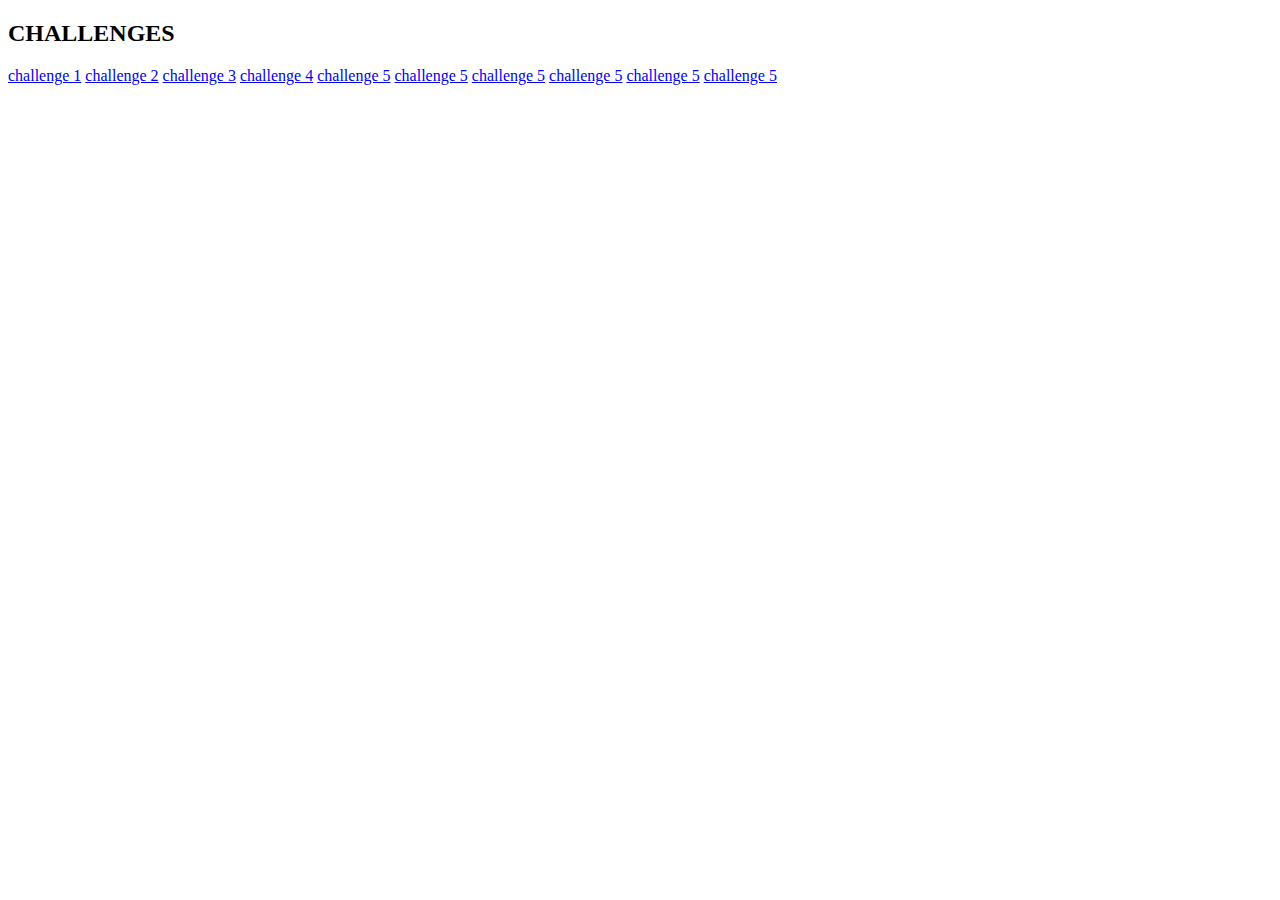
<file: index.html>
<!DOCTYPE html>
<html lang="es">
  <head>
    <meta charset="UTF-8" />
    <meta http-equiv="X-UA-Compatible" content="IE=edge" />
    <meta name="viewport" content="width=device-width, initial-scale=1.0" />
    <title>Document</title>
  </head>
  <body>
    <h2>CHALLENGES</h2>
    <a href="./1/index.html" target="_blank" id="c">challenge 1</a>
    <a href="./2/index.html" target="_blank" id="c">challenge 2</a>
    <a href="./3/index.html" target="_blank" id="c">challenge 3</a>
    <a href="./4/index.html" target="_blank" id="c">challenge 4</a>
    <a href="./5/index.html" target="_blank" id="c">challenge 5</a>
    <a href="./5/index.html" target="_blank" id="c">challenge 5</a>
    <a href="./5/index.html" target="_blank" id="c">challenge 5</a>
    <a href="./5/index.html" target="_blank" id="c">challenge 5</a>
    <a href="./5/index.html" target="_blank" id="c">challenge 5</a>
    <a href="./5/index.html" target="_blank" id="c">challenge 5</a>
  </body>
</html>
</file>
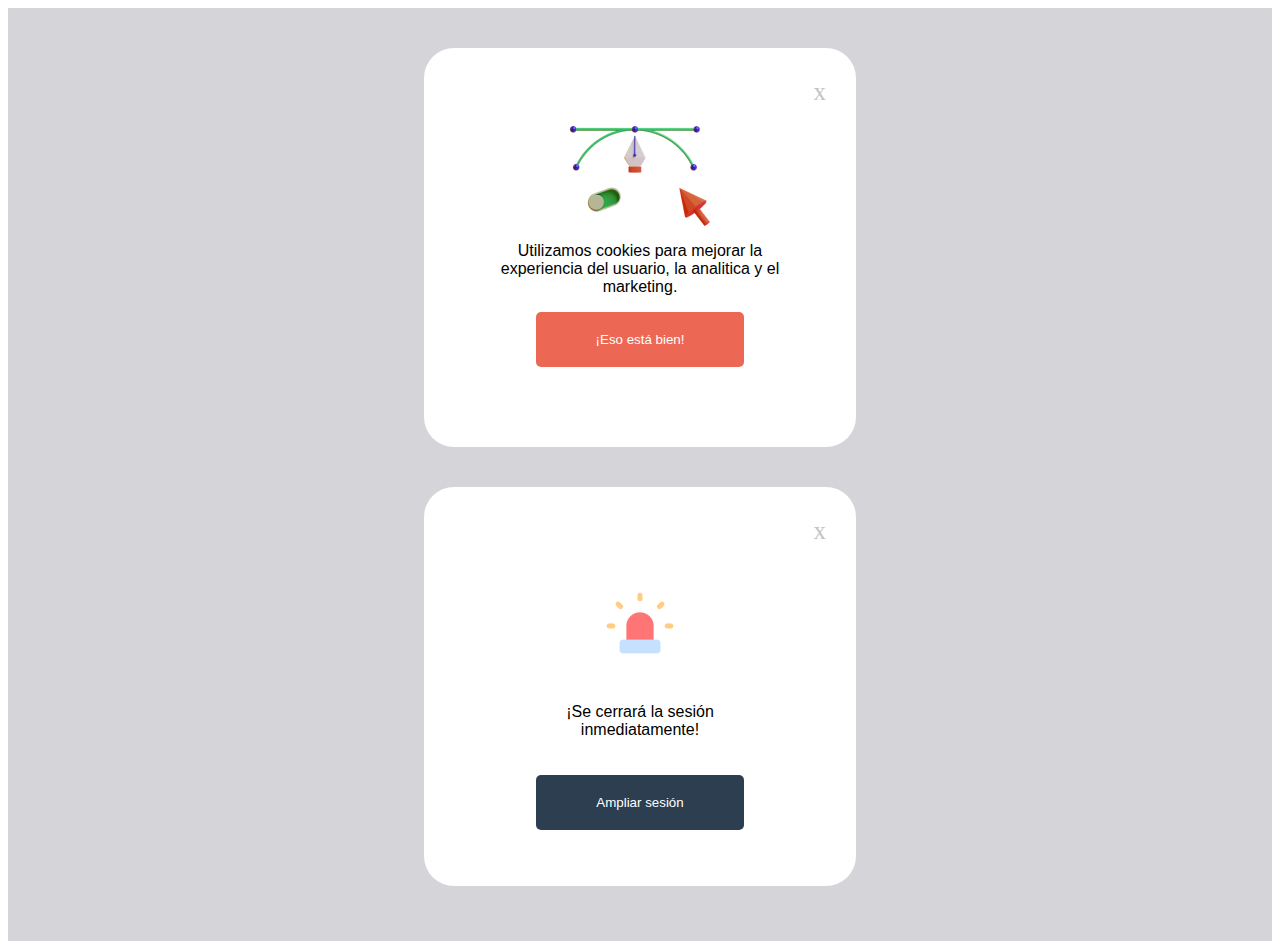
<file: 1/index.html>
<!DOCTYPE html>
<html lang="es">
  <head>
    <meta charset="UTF-8" />
    <link rel="stylesheet" href="./style.css" />
    <meta http-equiv="X-UA-Compatible" content="IE=edge" />
    <meta name="viewport" content="width=device-width, initial-scale=1.0" />
    <title>Challenge 1</title>
  </head>
  <body>
    <div class="contenedor1">
      <div class="contenedor2">
        <botton class="botonesc">x</botton>
        <img class="img1" src="./Saly-27.png"/ alt="imagenconflechas">
        <div class="p">
          <p>
            Utilizamos cookies para mejorar la experiencia del usuario, la
            analitica y el marketing.
          </p>
        </div>
        <button class="botonok">¡Eso está bien!</button>
      </div>

      <div class="contenedor3">
        <botton class="botonesc">x</botton>
        <img class="img1" src="./Frame.png"/ alt="imagenconflechas">
        <div class="p2"><p>¡Se cerrará la sesión inmediatamente!</p></div>
        <button class="botonok2">Ampliar sesión</button>
      </div>
    </div>
  </body>
</html>
</file>
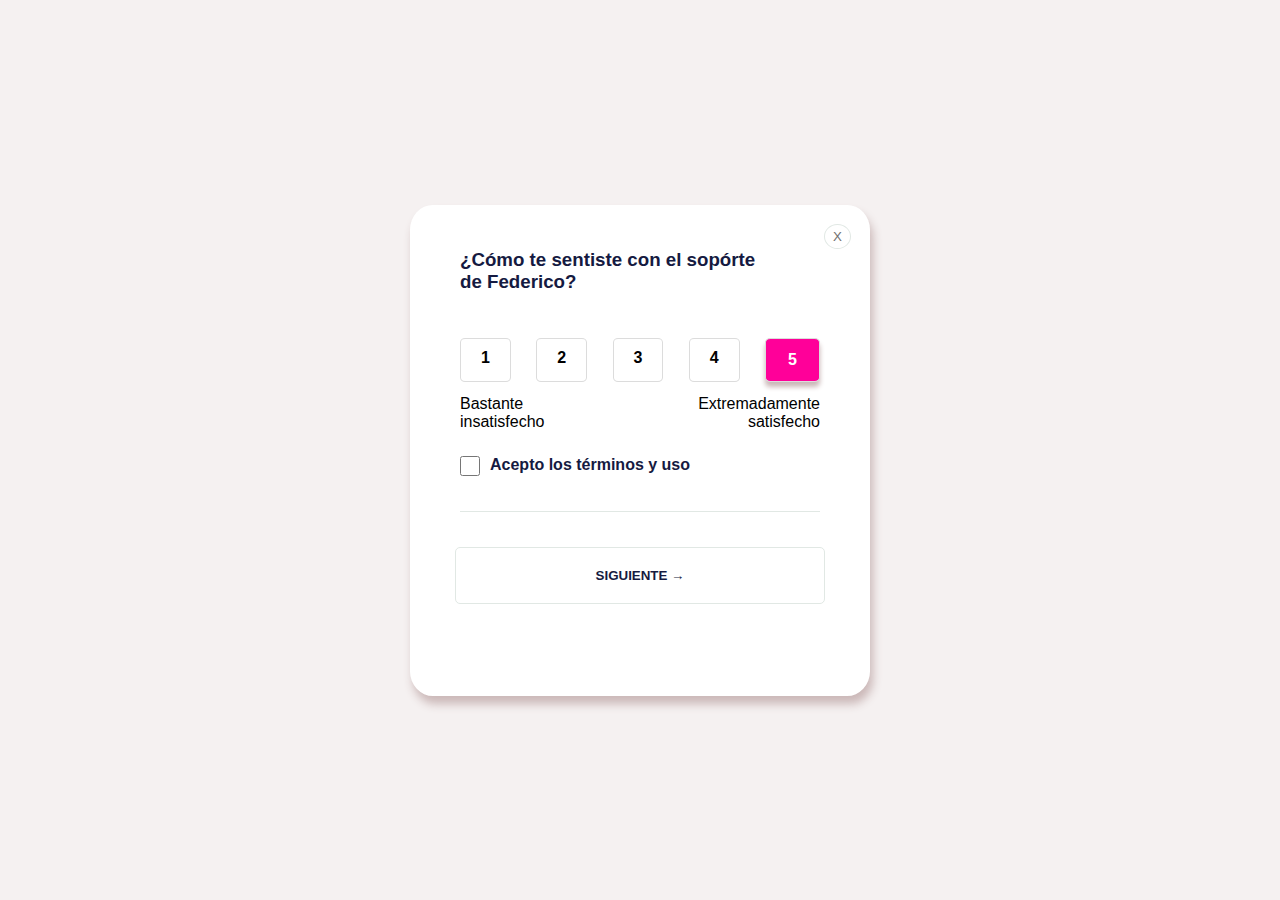
<file: 2/index.html>
<!DOCTYPE html>
<html lang="es">
  <head>
    <meta charset="UTF-8" />
    <meta http-equiv="X-UA-Compatible" content="IE=edge" />
    <meta name="viewport" content="width=device-width, initial-scale=1.0" />
    <title>Challenge 2</title>
    <link rel="stylesheet" href="./style.css" />
  </head>
  <body>
    <section class="contenedor">
      <section class="cuadro">
        <div class="divx">
          <button class="botonx">X</button>
        </div>

        <div class="contenido">
          <div class="divh3">
            <h3>¿Cómo te sentiste con el sopórte de Federico?</h3>
          </div>
          <div>
            <ul class="lista">
              <li class="elemento">1</li>
              <li class="elemento">2</li>
              <li class="elemento">3</li>
              <li class="elemento">4</li>
              <li class="elemento">5</li>
            </ul>
          </div>
          <div class="cajaspan">
            <div class="divspan1">
              <span class="span1">Bastante insatisfecho</span>
            </div>
            <div class="divspan2">
              <span class="span2">Extremadamente satisfecho</span>
            </div>
          </div>
          <div class="divcheck">
            <input type="checkbox" class="checkbox0" id="checkbox1" /><label
              for="checkbox1"
            >
              Acepto los términos y uso</label
            >
          </div>
        </div>

        <div class="divsiguiente">
          <button class="siguiente">SIGUIENTE &#8594;</button>
        </div>
      </section>
    </section>
  </body>
</html>
</file>
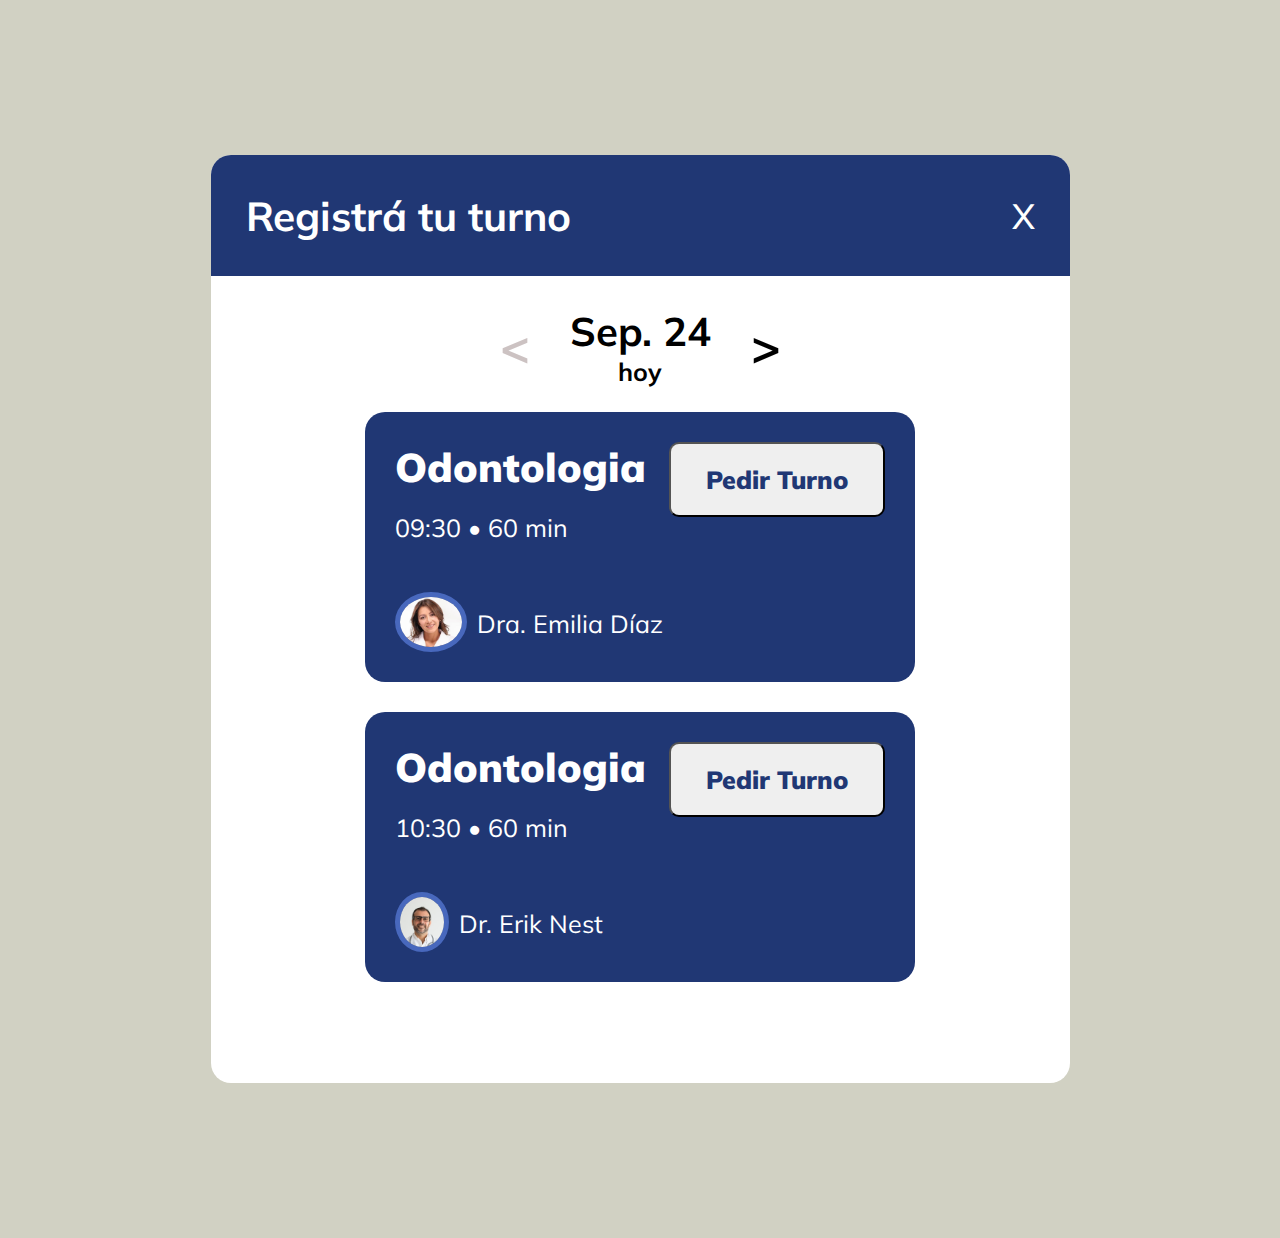
<file: 3/index.html>
<!DOCTYPE html>
<html lang="es">
  <head>
    <meta charset="UTF-8" />
    <meta http-equiv="X-UA-Compatible" content="IE=edge" />
    <meta name="viewport" content="width=device-width, initial-scale=1.0" />
    <link rel="stylesheet" href="./style.css" />
    <link href="https://fonts.googleapis.com/css2?family=Mulish:wght@300;500&family=Poppins:wght@300&display=swap" rel="stylesheet">
<link href="https://fonts.googleapis.com/css2?family=Poppins:wght@300&family=Rajdhani:wght@600&display=swap" rel="stylesheet">
    <title>challenge 3</title>
  </head>
  <body>
    <section class="contenedor">
      <section class="cuadro">
        <section class="titulox">
          <h2>Registrá tu turno</h2>
          <button class="x">X</button>
        </section>
        <section class="mini1">
          <div class="span1"><span><</span></div>
          <div class="sep24"><span class="fecha">Sep. 24</span><span class="dia">hoy</span></span></div>
          <div class="span3"><span>></span></div>
        </section>
        <section class="encuadreturnos">
        <section class="mini2">
          <div class="ladoizquierdo"> 
            <div class="divespecialidad"><span class="especialidad">Odontologia</span><span class="horario">09:30 &bull; 60 min</span></div>
            <div class="divfoto"><img src="./dra.png" class="fotito"><span class="doc">Dra. Emilia Díaz</span></div>
          </div>
            <div class="boton">
            <button class="turno">Pedir Turno</button>
          </div>
        </section>
        <section class="mini2">
          <div class="ladoizquierdo"> 
            <div class="divespecialidad"><span class="especialidad">Odontologia</span><span class="horario">10:30 &bull; 60 min</span></div>
            <div class="divfoto"><img src="./dr.png" class="fotito"> <span class="doc">Dr. Erik Nest</span></div>
          </div>
            <div class="boton">
            <button class="turno">Pedir Turno</button>
          </div>
      </section>
    </section>
    </section>
  </body>
</html>
</file>
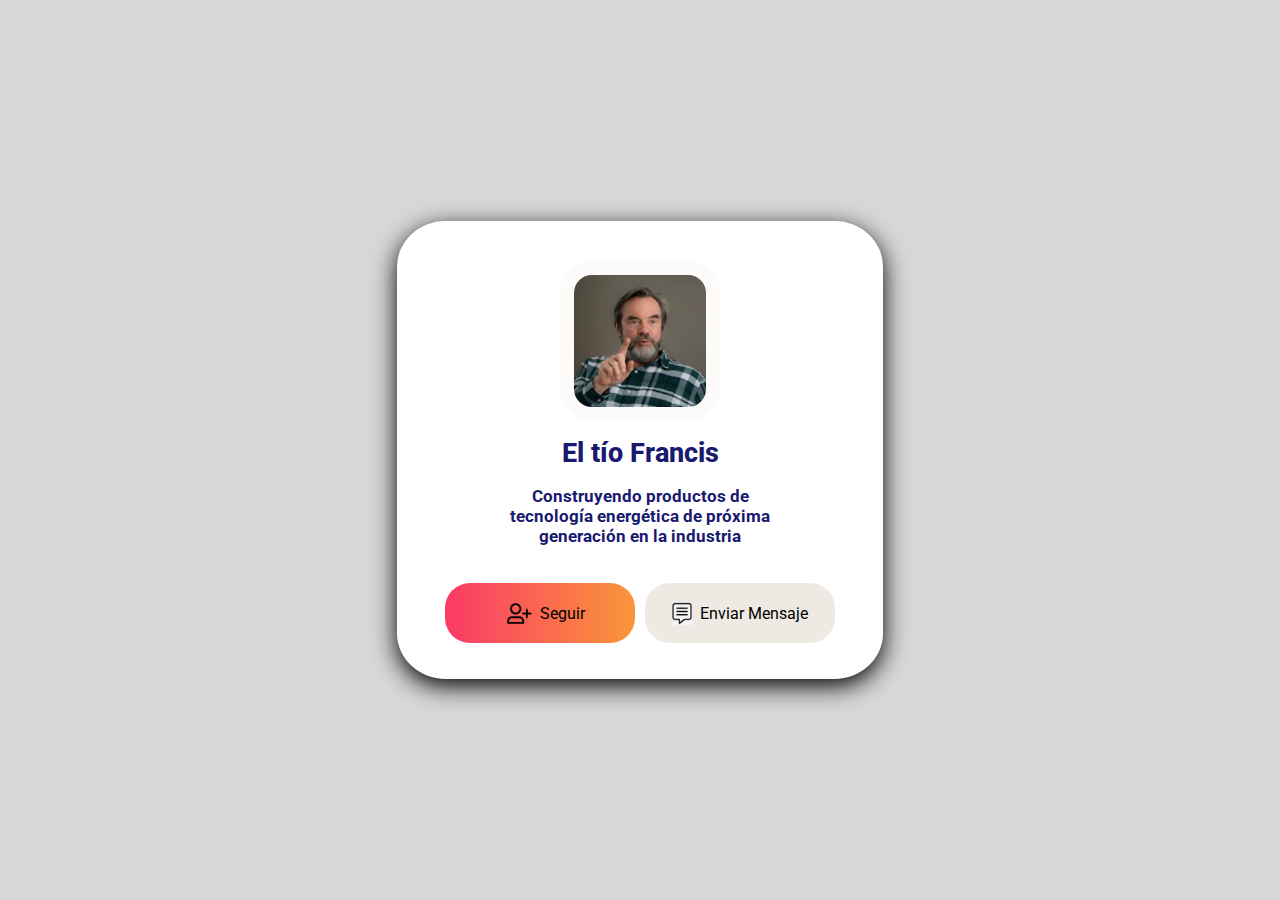
<file: 4/index.html>
<!DOCTYPE html>
<html lang="es">
  <head>
    <meta charset="UTF-8" />
    <meta http-equiv="X-UA-Compatible" content="IE=edge" />
    <meta name="viewport" content="width=device-width, initial-scale=1.0" />
    <title>Challenge 4</title>
    <link rel="stylesheet" href="./style.css" />
    <link
      href="https://cdnjs.cloudflare.com/ajax/libs/font-awesome/6.2.0/css/all.min.css"
    />
    <link rel="preconnect" href="https://fonts.googleapis.com">
    <link rel="preconnect" href="https://fonts.gstatic.com" crossorigin>
    <link href="https://fonts.googleapis.com/css2?family=Roboto:wght@700&family=Source+Code+Pro:wght@700&display=swap" rel="stylesheet">
  <body>
    <section class="contenedor">
      <section class="cuadro">
        <div class="infodiv">
          <div class="fotodiv"></div>
          <h3 class="tit">El tío Francis</h3>
          <p>
            Construyendo productos de tecnología energética de próxima
            generación en la industria
          </p>
        </div>
        <div class="botonesdiv">
          <button class="seguir">
            <img src="./agregar.ico" class="agregar">
          Seguir
          </button>
          <button class="mensaje">
            <img src="./msj.png" class="msj">Enviar Mensaje</button>
        </div>
      </section>
    </section>
  </body>
</html>
</file>
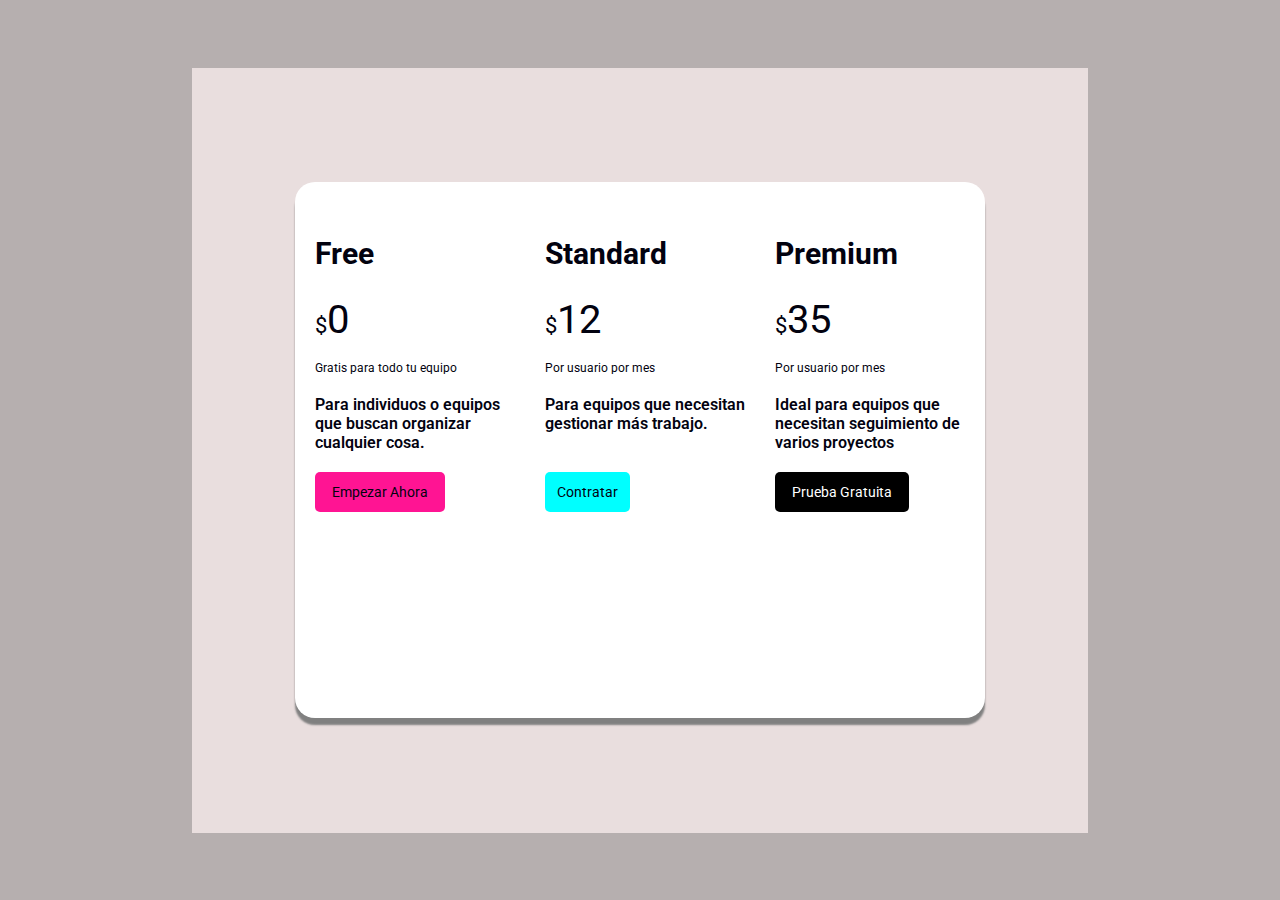
<file: 5/index.html>
<!DOCTYPE html>
<html lang="es">
  <head>
    <meta charset="UTF-8" />
    <meta http-equiv="X-UA-Compatible" content="IE=edge" />
    <meta name="viewport" content="width=device-width, initial-scale=1.0" />
    <title>Challenge 5</title>
    <link rel="stylesheet" href="./style.css" />
    <link
      href="https://fonts.googleapis.com/css2?family=Roboto:ital,wght@0,700;0,900;1,900&family=Source+Code+Pro:wght@700&display=swap"
      rel="stylesheet"
    />
  </head>
  <body>
    <section class="contenedor1">
      <section class="contenedor2">
        <div class="divplanes">
          <div class="divopc">
            <span class="tit">Free</span>
            <div class="divprecio">
              <span class="signo">$</span><span class="precio">0</span>
            </div>
            <p class="info1">Gratis para todo tu equipo</p>
            <p class="info2">
              Para individuos o equipos que buscan organizar cualquier cosa.
            </p>
            <button class="boton1">Empezar Ahora</button>
          </div>
          <div class="divopc">
            <span class="tit">Standard</span>
            <div class="divprecio">
              <span class="signo">$</span><span class="precio">12</span>
            </div>
            <p class="info1">Por usuario por mes</p>
            <p class="info2">
              Para equipos que necesitan gestionar más trabajo.
            </p>
            <button class="boton2">Contratar</button>
          </div>
          <div class="divopc">
            <span class="tit">Premium</span>
            <div class="divprecio">
              <span class="signo">$</span><span class="precio">35</span>
            </div>
            <p class="info1">Por usuario por mes</p>
            <p class="info2">
              Ideal para equipos que necesitan seguimiento de varios proyectos
            </p>
            <button class="boton3">Prueba Gratuita</button>
          </div>
        </div>
      </section>
    </section>
  </body>
</html>
</file>
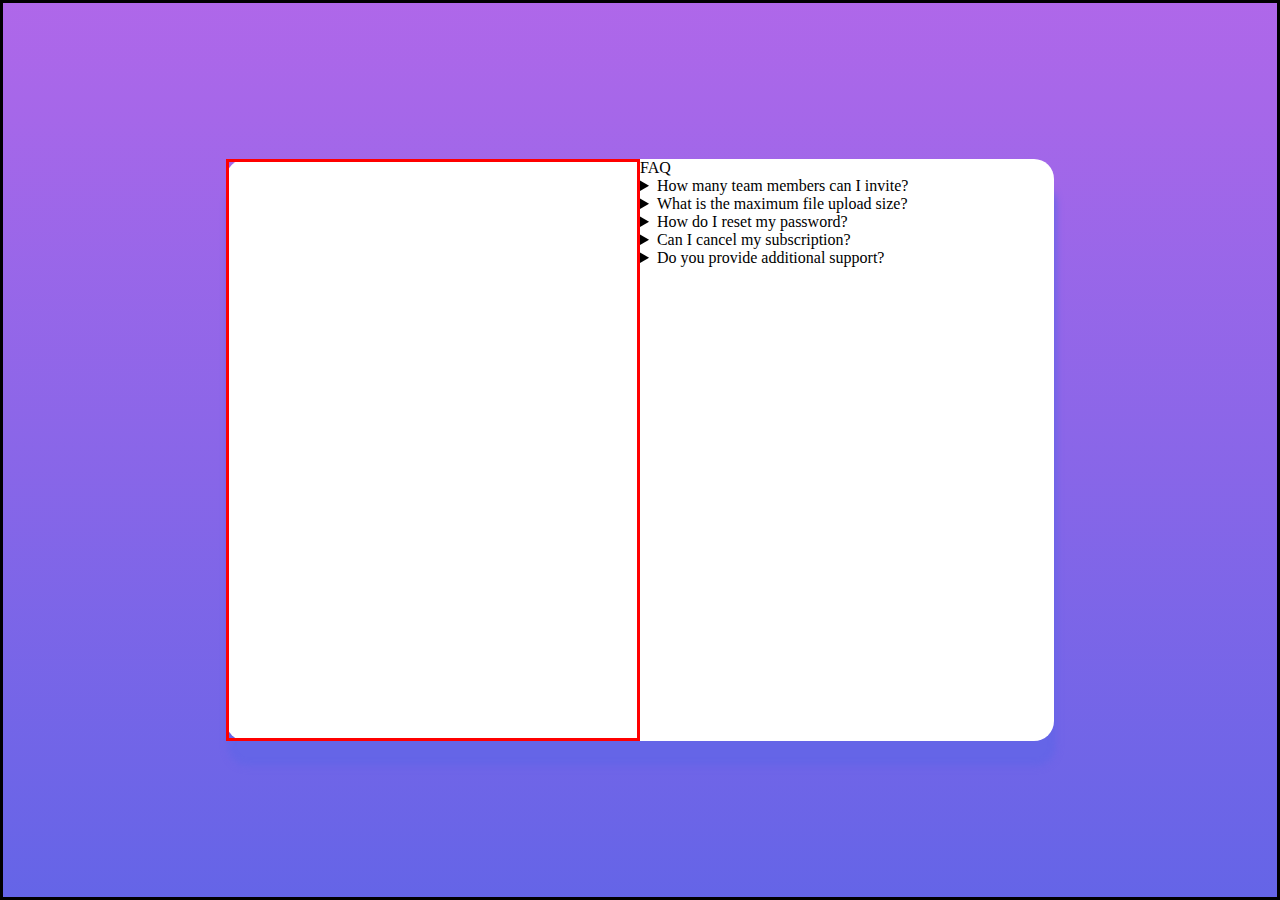
<file: 6/index.html>
<!DOCTYPE html>
<html lang="es">
  <head>
    <meta charset="UTF-8" />
    <meta http-equiv="X-UA-Compatible" content="IE=edge" />
    <meta name="viewport" content="width=device-width, initial-scale=1.0" />
    <link rel="stylesheet" href="./style.css" />
    <title>Challenge 6</title>
  </head>
  <body>
    <section class="contenedor">
      <section class="cuadro">
        <div class="divizq">
          <img url="faq-accordion-card-main/images/bg-pattern-desktop.svg" />
          <img />
        </div>
        <div class="divder">
          <div class="titulo">FAQ</div>
          <div class="opciones">
            <details>
              <summary>How many team members can I invite?</summary>
              <p>Proximamente mas informacion en esta opcion</p>
            </details>
            <details>
              <summary>What is the maximum file upload size?</summary>
              <p>
                No more than 2GB. All files in your account must fit your
                allotted storage space.
              </p>
            </details>
            <details>
              <summary>How do I reset my password?</summary>
              <p>Proximamente mas informacion en esta opcion</p>
            </details>
            <details>
              <summary>Can I cancel my subscription?</summary>
              <p>Proximamente mas informacion en esta opcion</p>
            </details>
            <details>
              <summary>Do you provide additional support?</summary>
              <p>Proximamente mas informacion en esta opcion</p>
            </details>
          </div>
        </div>
      </section>
    </section>
  </body>
</html>
</file>
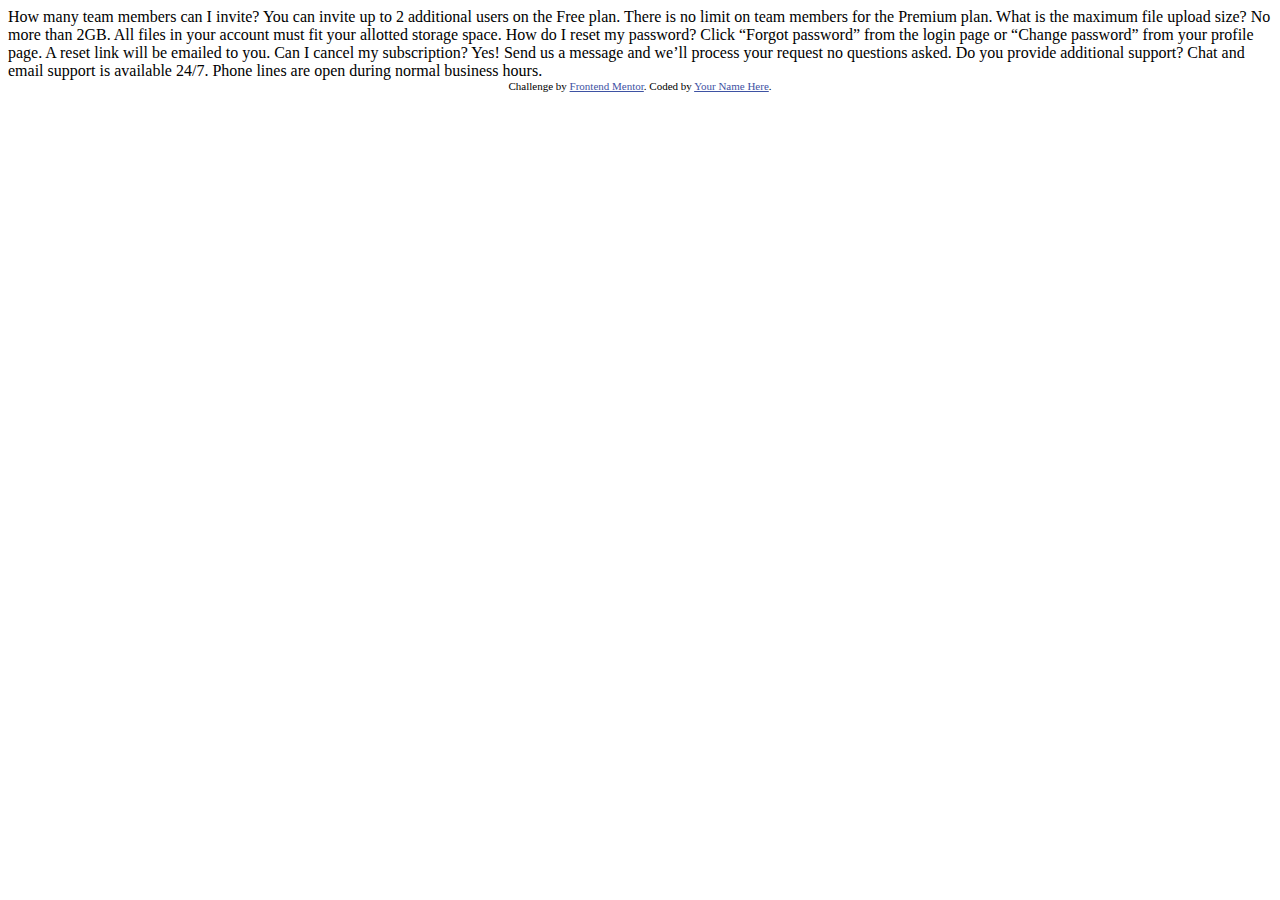
<file: 6/faq-accordion-card-main/index.html>
<!DOCTYPE html>
<html lang="en">
<head>
  <meta charset="UTF-8">
  <meta name="viewport" content="width=device-width, initial-scale=1.0"> <!-- displays site properly based on user's device -->

  <link rel="icon" type="image/png" sizes="32x32" href="./images/favicon-32x32.png">
  
  <title>Frontend Mentor | FAQ Accordion Card</title>

  <!-- Feel free to remove these styles or customise in your own stylesheet 👍 -->
  <style>
    .attribution { font-size: 11px; text-align: center; }
    .attribution a { color: hsl(228, 45%, 44%); }
  </style>
</head>
<body>
  How many team members can I invite?
  You can invite up to 2 additional users on the Free plan. There is no limit on 
  team members for the Premium plan.

  What is the maximum file upload size?
  No more than 2GB. All files in your account must fit your allotted storage space.

  How do I reset my password?
  Click “Forgot password” from the login page or “Change password” from your profile page.
  A reset link will be emailed to you.

  Can I cancel my subscription?
  Yes! Send us a message and we’ll process your request no questions asked.

  Do you provide additional support?
  Chat and email support is available 24/7. Phone lines are open during normal business hours.

  <div class="attribution">
    Challenge by <a href="https://www.frontendmentor.io?ref=challenge" target="_blank">Frontend Mentor</a>. 
    Coded by <a href="#">Your Name Here</a>.
  </div>
</body>
</html>
</file>
<file: 1/style.css>
/*Contenedor general*/
.contenedor1 {
  margin: 0;
  padding: 0;
  justify-content: space-arounds;
  display: flex;
  align-items: center;
  flex-direction: column;
  box-sizing: border -box;
  background-color: rgb(212, 212, 217);
  gap: 10px;
  padding-bottom: 55px;
  padding-top: 20px;
}
/*contenedor de arriba*/
.contenedor2 {
  margin-top: 20px;
  background-color: #fff;
  box-sizing: border-box;
  border-radius: 30px;
  width: 432px;
  height: 399px;
  display: flex;
  flex-direction: column;
  align-items: center;
  padding: 30px;
  font-weight: 400;
}

/*contenedor de abajo*/

.contenedor3 {
  margin-top: 30px;
  background-color: #fff;
  box-sizing: border-box;
  border-radius: 30px;
  width: 432px;
  height: 399px;
  display: flex;
  flex-direction: column;
  align-items: center;
  padding: 30px;
  font-weight: 400;
  gap: 20px;
}
/*Para la X de ambos cuadros*/
.botonesc {
  width: 100%;
  display: flex;
  justify-content: end;
  left: 150px;
  font-size: 25px;
  font-weight: 100;
  color: rgba(175, 175, 175, 0.752);
}
.botonesc:hover {
  cursor: pointer;
}
/* para el contenedor del <p> del primer cuadro */
.p {
  text-align: center;
  display: flex;
  justify-content: center;
  width: 330px;
}
/*para el contenedor del <p> del segundo cuadro*/
.p2 {
  text-align: center;
  display: flex;
  justify-content: center;
  width: 200px;
}
/*para ambos p*/
p {
  font-family: Verdana, Geneva, Tahoma, sans-serif;
}
/*Boton cuadro arriba*/
.botonok {
  color: #fff;
  border: none;
  background-color: #ed6755;
  padding: 20px 60px 20px 60px;
  border-radius: 5px;
}
/*Boton cuadro abajo*/
.botonok2 {
  color: #fff;
  border: none;
  background-color: #2c3e50;
  padding: 20px 60px 20px 60px;
  border-radius: 5px;
}
/*hover:manito para los botones ok*/
.botonok:hover {
  cursor: pointer;
}
.botonok2:hover {
  cursor: pointer;
}
/*cuadro de arriba,bajo la imagen para terminar de centrar*/
.img1 {
  padding-top: 20px;
}
</file>
<file: 2/style.css>
* {
  padding: 0;
  margin: 0;
  box-sizing: border-box;
  text-decoration: none;
  list-style: none;
  font-family: "Segoe UI", Tahoma, Geneva, Verdana, sans-serif;
}
/*SECTION GRANDE OCUPA TODO EL BODY POSIBLE */
.contenedor {
  background-color: rgb(245, 241, 241);
  display: flex;
  justify-content: center;
  align-items: center;
  width: 100%;
  height: 100vh;
}
/* SECTION DEL CUADRO A REALIZAR */
.cuadro {
  background-color: #fff;
  display: flex;
  flex-direction: column;
  width: 460px;
  height: 491px;
  border-radius: 5%;
  box-shadow: 3px 8px 10px rgb(203, 184, 184);
}
/* DIV DEL BOTON X */
.divx {
  display: flex;
  justify-content: end;
}
.botonx {
  font-weight: 500;
  color: rgb(116, 112, 112);
  margin-top: 19px;
  margin-right: 19px;
  border: solid rgb(225, 232, 228) 1px;
  padding: 4px 8px;
  border-radius: 50%;
  background-color: #fff;
}
/*CAJA CON H3 + LISTA12345 Y SUS DOS SPAN + CHECKBOX CON TEXTO*/
.contenido {
  margin: 0 50px;
}
/* ACHICO DIV DE H3 PARA ACOMODAR TEXTO Y LE DOY DISTANCIA CON LA LISTA*/
h3 {
  max-width: 298px;
  color: #151a41;
  font-weight: 700;
  margin-bottom: 30px;
  text-align: start;
}
/*LISTA 12345*/
.lista {
  padding-top: 15px;
  padding-bottom: 5px;
  display: flex;
  flex-direction: row;
  justify-content: space-between;
}
/*Modifico los numeros de puntaje y sus bordes*/
.elemento {
  display: flex;
  border: solid gainsboro 1px;
  border-radius: 10%;
  font-weight: 700;
  padding: 10px 20px;
}
.lista li:last-child {
  display: flex;
  border-radius: 10%;
  font-weight: 700;
  padding: 12px 22px;
  background-color: #ff0099;
  color: #fff;
  box-shadow: 0px 5px 5px rgb(203, 184, 184);
}

/* CAJA DE AMBOS SPAN, LOS ACOMODO EN FILA*/
.cajaspan {
  font-weight: 500;
  margin-top: 8px;
  margin-bottom: 25px;
  display: flex;
  flex-direction: row;
  justify-content: space-between;
}
/* Div del span , lo angosto para acomodar una palabra debajo de otra*/
.divspan1 {
  max-width: 90px;
}
.divspan2 {
  max-width: 125px;
  text-align: end;
}
/*boton checkbox*/
.checkbox0 {
  width: 20px;
  height: 20px;
}
.divcheck {
  gap: 10px;
  display: flex;
  flex-direction: row;
  text-align: center;
  padding-bottom: 35px;
  margin-bottom: 35px;
  border-bottom: solid rgb(225, 232, 228) 1px;
}
label {
  color: #151a41;
  font-size: 16px;
  font-weight: 700;
}
.divsiguiente {
  display: flex;
  justify-content: center;
}
.siguiente {
  color: #151a41;
  font-weight: 700;
  padding: 20px 140px;
  border-radius: 5px;
  border: solid rgb(225, 232, 228) 1px;
  background-color: #fff;
}
</file>
<file: 3/style.css>
* {
  padding: 0;
  margin: 0;
  text-decoration: none;
  box-sizing: border-box;
  font-family: "Mulish", sans-serif;
}
.contenedor {
  width: 100%;
  height: 100%;
  padding: 155px;
  display: flex;
  justify-content: center;
  align-items: center;
  background-color: rgb(209, 209, 195);
}
.cuadro {
  border-radius: 20px;
  background-color: #fff;
  height: 928px;
  width: 859px;
}
.titulox {
  border-top-right-radius: 20px;
  border-top-left-radius: 20px;
  font-size: 27px;
  padding: 35px 35px 35px 35px;
  background-color: #203774;
  color: #fff;
  display: flex;
  flex-direction: row;
  justify-content: space-between;
}
.x {
  font-size: 35px;
  font-weight: 500;
  border: none;
  background-color: #203774;
  color: #fff;
}
.mini1 {
  margin-top: 30px;

  display: flex;
  flex-direction: row;
  justify-content: center;
  flex-wrap: nowrap;
  gap: 40px;
}
/*tamaño a los <  >*/
.span1 {
  display: flex;
  flex-direction: column;
  justify-content: center;
  color: rgb(204, 194, 194);
  font-size: 50px;
  font-weight: 700;
}
.span3 {
  display: flex;
  flex-direction: column;
  justify-content: center;
  font-size: 50px;
  font-weight: 700;
}
/*Sep.24 hoy*/
.sep24 {
  display: flex;
  flex-direction: column;
  font-weight: 900;
}
.fecha {
  font-size: 40px;
  font-weight: 700;
}
.dia {
  font-size: 25px;
  text-align: center;
  font-weight: 700;
}
.mini2 {
  display: flex;
  flex-direction: row;
  justify-content: space-between;
  height: 270px;
  width: 550px;
  padding: 30px;
  color: #fff;
  background-color: #203774;

  border-radius: 20px;
}
.ladoizquierdo {
  display: flex;
  flex-direction: column;
  justify-content: space-between;
}
.divespecialidad {
  display: flex;
  flex-direction: column;
  gap: 20px;
}
.especialidad {
  font-size: 40px;
  font-weight: 900;
}
.horario {
  font-size: 25px;
}
.doc {
  font-size: 25px;
}
.turno {
  padding: 20px 35px;
  font-size: 25px;
  font-weight: 900;
  border-radius: 10px;
  text-decoration: none;
  color: #203774;
}
/*solo foto*/
.fotito {
  height: 60px;
  border-radius: 50%;
  border: solid #4868bd 5px;
}
.doc {
  padding-left: 10px;
  padding-top: 16px;
}
.divfoto {
  display: flex;
  flex-wrap: nowrap;
  padding: 30p 0;
}
.encuadreturnos {
  margin-top: 25px;
  display: flex;
  flex-direction: column;

  align-items: center;
  gap: 30px;
}
</file>
<file: 4/style.css>
* {
  padding: 0;
  margin: 0;
  box-sizing: border-box;
  font-family: "Roboto", sans-serif;
  text-decoration: none;
}
.contenedor {
  display: flex;
  justify-content: center;
  align-items: center;
  width: 100%;
  height: 100vh;
  background-color: rgb(217, 214, 214);
}
.cuadro {
  display: flex;
  flex-direction: column;
  width: 486px;
  height: 458px;
  border-radius: 10%;
  background-color: #fff;
  box-shadow: 0px 7px 25px;
}
.fotodiv {
  border: solid #fcfbf9 14px;
  border-radius: 20%;
  background-image: url(./foto.jpg);
  background-position: center;
  background-size: cover;
  background-repeat: no-repeat;
  height: 160px;
  width: 160px;
  margin-top: 40px;
  margin-bottom: 16px;
}
.logo {
  height: px;
}
.tit {
  font-size: 27px;
  font-weight: 800;
  margin-bottom: 10px;
}
.infodiv {
  color: midnightblue;
  display: flex;
  flex-direction: column;
  align-items: center;
}

p {
  width: auto;
  text-align: center;
  margin: 7px 110px;

  font-size: 17px;
  font-weight: 700;
}
.seguir {
  background-image: linear-gradient(to right, #fa3967, #fa9639);
  width: 190px;
  height: 60px;
  border-radius: 25px;
  border: none;
  font-size: 16px;
  margin-top: 30px;
  align-items: center;
  display: flex;
  justify-content: center;
}
.mensaje {
  display: flex;
  justify-content: center;
  align-items: center;
  margin-top: 30px;
  background-color: #eeeae3;
  width: 190px;
  height: 60px;
  border-radius: 25px;
  border: none;
  font-size: 16px;
  gap: 8px;
}
.botonesdiv {
  display: flex;
  gap: 10px;
  margin-left: auto;
  margin-right: auto;
  position: relative;

  margin-top: ;
}
.agregar {
  height: 45px;
}
.msj {
  height: 23px;
}
</file>
<file: 5/style.css>
* {
  padding: 0;
  margin: 0;
  font-family: "Roboto", sans-serif;
  color: rgb(2, 2, 15);
  box-sizing: border-box;
  text-decoration: none;
  border: none;
}
.contenedor1 {
  background-color: rgb(182, 175, 175);
  width: 100%;
  height: 100vh;
  display: flex;
  justify-content: center;
  align-items: center;
}
.contenedor2 {
  background-color: rgb(233, 222, 222);
  height: 85%;
  width: 70%;
  display: flex;
  justify-content: center;
  align-items: center;
}
.divplanes {
  display: flex;
  align-items: center;
  height: 70%;
  width: 77%;
  border-radius: 20px;
  background-color: #fff;
  box-shadow: 0px 7px 2px;
  color: gray;
}
.divopc {
  padding-left: 20px;
  height: 80%;
  width: 71%;
}
.tit {
  font-size: 30px;
  font-weight: 700;
}
.divprecio {
  margin-top: 25px;
  margin-bottom: 18px;
  display: flex;

  align-items: baseline;
}
.signo {
  font-size: 22px;
}
.precio {
  font-size: 40px;
}
.info1 {
  font-size: 12px;
}
.info2 {
  margin-top: 20px;
  font-weight: 600;
  font-size: 16px;
  margin-bottom: 20px;
}
.boton1 {
  background-color: deeppink;
  font-size: 14px;
  padding: 12px 17px;
  border-radius: 5px;
  cursor: pointer;
}
.boton2 {
  cursor: pointer;
  background-color: aqua;
  font-size: 14px;
  padding: 12px 12px;
  border-radius: 5px;
  margin-top: 19px;
}
.boton3 {
  background-color: #000;
  color: #fff;
  font-size: 14px;
  padding: 12px 17px;
  border-radius: 5px;
  cursor: pointer;
}

@media (max-width: 992px) {
  .divplanes {
    width: 90%;
    height: 90%;
    flex-direction: column;
    overflow: auto;
    gap: 80px;
    padding: 10px 0;
  }

  .divprecio {
    margin: 0 0;
  }
  .divopc {
    height: 100%;
    width: 90%;
  }
  .tit {
    font-size: 80px;
  }

  .signo {
    font-size: 35px;
  }
  .precio {
    font-size: 50px;
  }
  .info1 {
    font-size: 25px;
  }
  .info2 {
    font-size: 35px;
  }

  .boton1 {
    font-size: 30px;
    padding: 22px 27px;
  }
  .boton2 {
    font-size: 30px;
    padding: 22px 27px;
  }
  .boton3 {
    font-size: 30px;
    padding: 22px 27px;
  }
}

@media (max-width: 576px) {
  .divplanes {
    gap: 40px;
  }
  .tit {
    font-size: 55px;
  }

  .signo {
    font-size: 25px;
  }
  .precio {
    font-size: 35px;
  }
  .info1 {
    font-size: 17px;
  }
  .info2 {
    font-size: 19px;
  }
  .boton1 {
    font-size: 20px;
  }
  .boton2 {
    font-size: 20px;
  }
  .boton3 {
    font-size: 20px;
  }
}
</file>
<file: 6/style.css>
* {
  padding: 0;
  margin: 0;
  box-sizing: border-box;
  text-decoration: none;
}
.contenedor {
  height: 100vh;
  width: 100%;
  display: flex;
  justify-content: center;
  align-items: center;
  background-image: linear-gradient(hsl(273, 75%, 66%), hsl(240, 73%, 65%));
  border: solid;
}
.cuadro {
  display: flex;
  background-color: #fff;
  box-shadow: 2px 25px 7px hsl(240, 73%, 65%);
  height: 65%;
  width: 65%;
  border-radius: 20px;
}
.divizq {
  width: 50%;
  display: flex;
  flex-direction: column;
  border: solid red;
}
</file>
